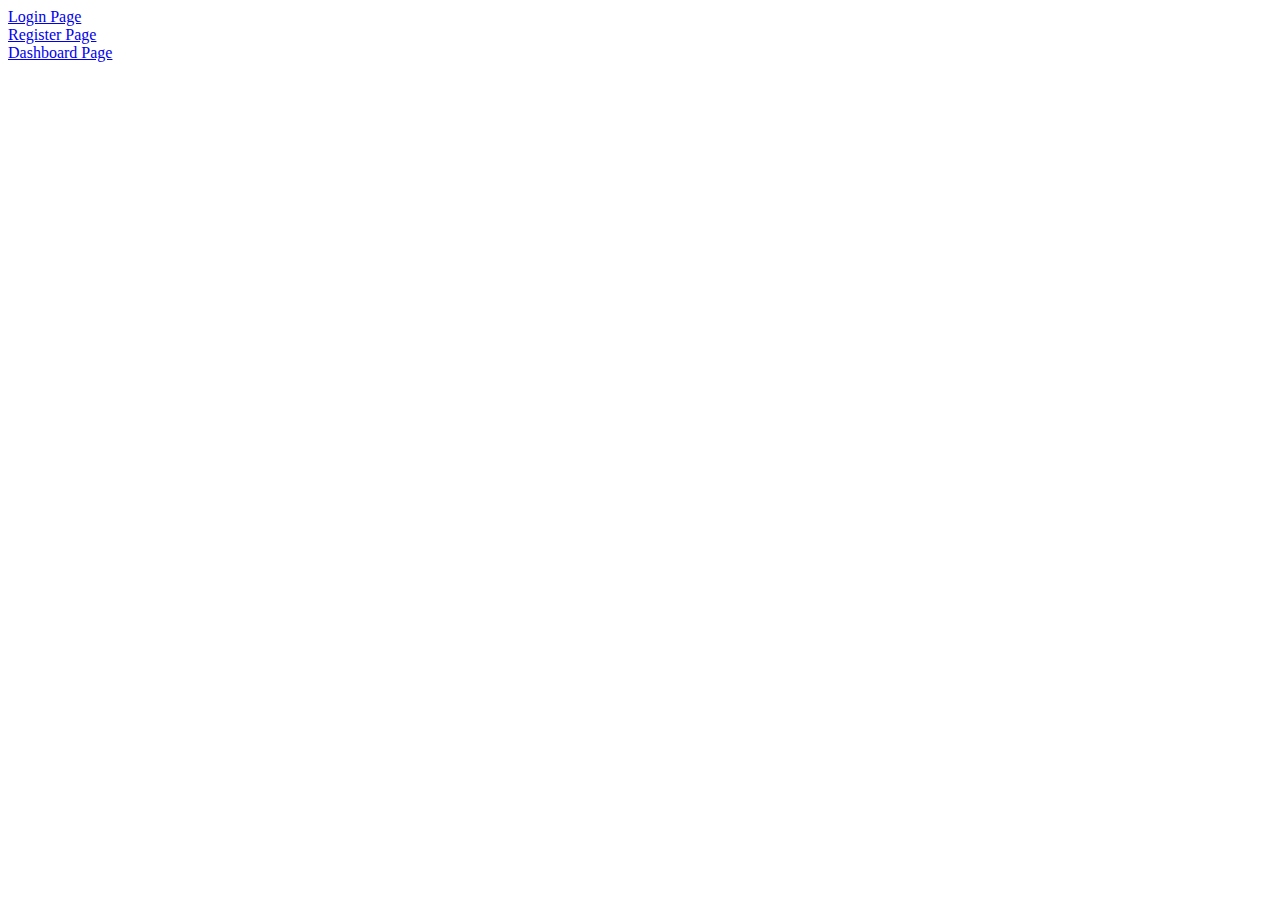
<file: index.html>
<!DOCTYPE html>
<html lang="en">
<head>
    <meta charset="UTF-8">
    <meta http-equiv="X-UA-Compatible" content="IE=edge">
    <meta name="viewport" content="width=device-width, initial-scale=1.0">
    <title>Document</title>
</head>
<body>
    <a href="login.html">Login Page</a>
    <br>
    <a href="register.html">Register Page</a>
    <br>
    <a href="dashboard.html">Dashboard Page</a>
    
</body>
</html>
</file>
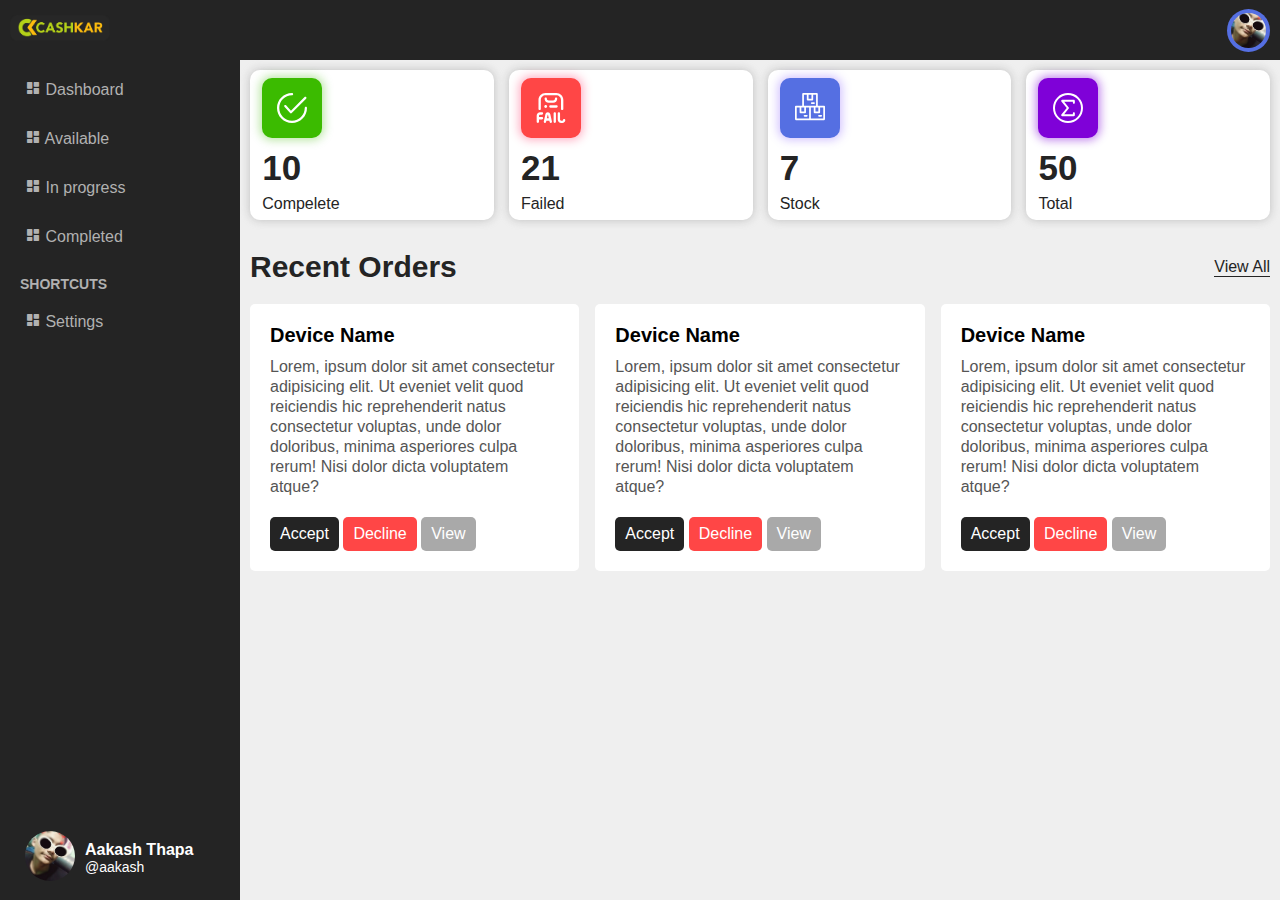
<file: dashboard.html>
<!DOCTYPE html>
<html lang="en">

<head>
    <meta charset="UTF-8">
    <meta http-equiv="X-UA-Compatible" content="IE=edge">
    <meta name="viewport" content="width=device-width, initial-scale=1.0">
    <title>Cashkar dashboard</title>
    <link rel="stylesheet" href="./src/css/main.css">
    <link rel="stylesheet" href="https://cdnjs.cloudflare.com/ajax/libs/font-awesome/5.15.3/css/all.min.css"
        integrity="sha512-iBBXm8fW90+nuLcSKlbmrPcLa0OT92xO1BIsZ+ywDWZCvqsWgccV3gFoRBv0z+8dLJgyAHIhR35VZc2oM/gI1w=="
        crossorigin="anonymous" referrerpolicy="no-referrer" />
    <link href='https://unpkg.com/boxicons@2.0.9/css/boxicons.min.css' rel='stylesheet'>
    <!-- Jquery -->
    <script src="https://code.jquery.com/jquery-3.6.0.min.js"
        integrity="sha256-/xUj+3OJU5yExlq6GSYGSHk7tPXikynS7ogEvDej/m4=" crossorigin="anonymous"></script>
    </body>
    <nav id="dashboard_nav">
        <div class="wrapper">
            <div class="nav-box first">
                <div class="hamburger-menu">
                    <div></div>
                    <div></div>
                    <div></div>
                </div>
                <div class="logo">
                    <img src="./src/img/logo.png" alt="">
                </div>
            </div>
            <div class="nav_items second">
                <div class="profile-info">
                    <div class="profile-img">
                        <img src="./src/img/152566011_1064560074027554_4585919329927172547_n.jpg" alt="">
                    </div>
                </div>
                <div class="nav-drop">
                    <ul class="wrapper">
                        <li><a href="#">Settings</a></li>

                        <li><a href="#">Logout <span><i class='bx bx-log-out'></i></span></a></li>
                    </ul>
                </div>

            </div>
        </div>

    </nav>
    <div class="side_nav">
        <div class="nav_menu">
            <div class="nav_items">
                <ul class="top_nav">
                    <li><a href="#"> <span class="icon"><i class='bx bxs-dashboard'></i></span> Dashboard</a></li>
                    <li><a href="./dashboardComponents/available.html"> <span class="icon"><i
                                    class='bx bxs-dashboard'></i></span> Available</a></li>
                    <li><a href="./dashboardComponents/inProgress.html"> <span class="icon"><i
                                    class='bx bxs-dashboard'></i></span> In progress</a></li>
                    <li><a href="./dashboardComponents/completed.html"> <span class="icon"><i
                                    class='bx bxs-dashboard'></i></span> Completed</a></li>


                </ul>
                <h2>Shortcuts</h2>
                <ul class="middle_nav">
                    <li><a href="./dashboardComponents/profileSetting.html"> <span class="icon"><i
                                    class='bx bxs-dashboard'></i></span> Settings</a></li>

                </ul>
            </div>
        </div>
        <div class="user_profile">

            <div class="user_img">
                <img src="./src/img/152566011_1064560074027554_4585919329927172547_n.jpg" alt="">
            </div>
            <div class="user_content">
                <h2>Aakash Thapa</h2>
                <p>@aakash</p>
            </div>
        </div>
    </div>
    <div class="main_container">
        <div class="user-dashboard-info">
            <div class="card card1">
                <div class="container">
                    <div class="card-icon">
                        <img src="./src/img/icons/checked.svg" alt="">
                    </div>
                    <div class="card-content">
                        <h2>10</h2>
                        <p>Compelete</p>
                    </div>
                </div>
            </div>
            <div class="card card2">
                <div class="container">
                    <div class="card-icon">
                        <img src="./src/img/icons/fail.svg" alt="">
                    </div>
                    <div class="card-content">
                        <h2>21</h2>
                        <p>Failed</p>
                    </div>
                </div>
            </div>
            <div class="card card3">
                <div class="container">
                    <div class="card-icon">
                        <img src="./src/img/icons/stock.svg" alt="">
                    </div>
                    <div class="card-content">
                        <h2>7</h2>
                        <p>Stock</p>
                    </div>
                </div>
            </div>
            <div class="card card4">
                <div class="container">
                    <div class="card-icon">
                        <img src="./src/img/icons/the-sum-of.svg" alt="">
                    </div>
                    <div class="card-content">
                        <h2>50</h2>
                        <p>Total</p>
                    </div>
                </div>
            </div>

        </div>
        <div class="recentOrders">
            <div class="header">
                <h2>Recent Orders</h2>
                <a href="#">View All</a>

            </div>
            <div class="content">
                <!-- Card 1 -->
                <div class="card">
                    <div class="device-title">
                        <h2>Device Name</h2>
                    </div>
                    <div class="device-body">
                        <p class="main-dis">Lorem, ipsum dolor sit amet consectetur adipisicing elit. Ut eveniet velit
                            quod reiciendis hic reprehenderit natus consectetur voluptas, unde dolor doloribus, minima
                            asperiores culpa rerum! Nisi dolor dicta voluptatem atque?</p>

                    </div>
                    <div class="bottom">
                        <button class="accept">Accept</button>
                        <button class="decline">Decline</button>
                        <button class="View">View</button>

                    </div>

                </div>
                <!-- Card 1 -->
                <div class="card">
                    <div class="device-title">
                        <h2>Device Name</h2>
                    </div>
                    <div class="device-body">
                        <p class="main-dis">Lorem, ipsum dolor sit amet consectetur adipisicing elit. Ut eveniet velit
                            quod reiciendis hic reprehenderit natus consectetur voluptas, unde dolor doloribus, minima
                            asperiores culpa rerum! Nisi dolor dicta voluptatem atque?</p>

                    </div>
                    <div class="bottom">
                        <button class="accept">Accept</button>
                        <button class="decline">Decline</button>
                        <button class="View">View</button>

                    </div>

                </div>
                <!-- Card 1 -->
                <div class="card">
                    <div class="device-title">
                        <h2>Device Name</h2>
                    </div>
                    <div class="device-body">
                        <p class="main-dis">Lorem, ipsum dolor sit amet consectetur adipisicing elit. Ut eveniet velit
                            quod reiciendis hic reprehenderit natus consectetur voluptas, unde dolor doloribus, minima
                            asperiores culpa rerum! Nisi dolor dicta voluptatem atque?</p>

                    </div>
                    <div class="bottom">
                        <button class="accept">Accept</button>
                        <button class="decline">Decline</button>
                        <button class="View">View</button>

                    </div>

                </div>
            </div>

        </div>
    </div>
    <div class="orderDeclineView">
        <div class="container">
            <div class="title">
                <h2>Are you sure, you want to Decline the Order?</h2>
            </div>
            <div class="buttons">
                <a href="#" class="confirmBtn">Confirm</a>
                <a href="#" class="cancleBtn">Cancle</a>

            </div>
        </div>
    </div>
    <script src="src/js/dashboard.js"></script>

    </body>

</html>
</file>
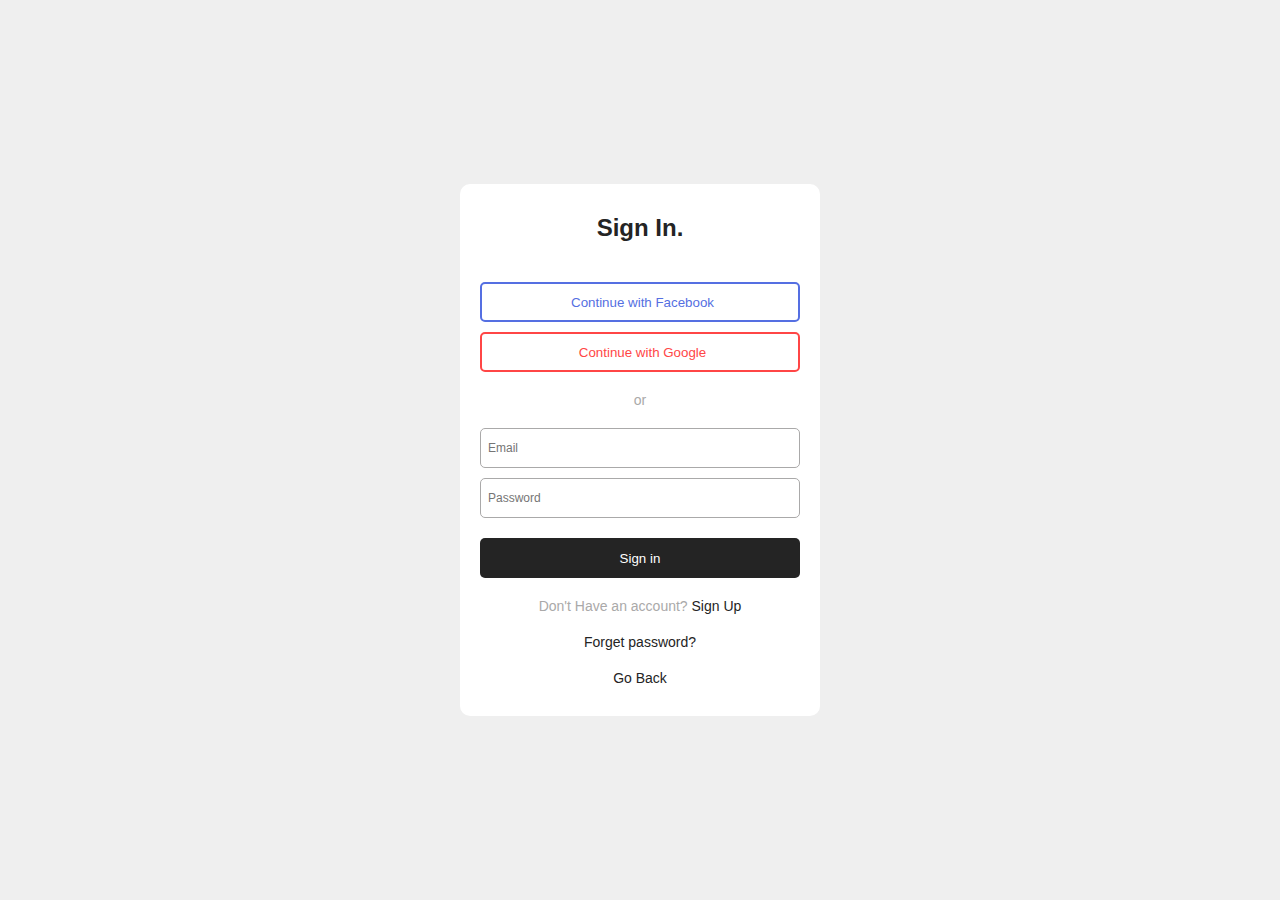
<file: login.html>
<!DOCTYPE html>
<html lang="en">
<head>
    <meta charset="UTF-8">
    <meta http-equiv="X-UA-Compatible" content="IE=edge">
    <meta name="viewport" content="width=device-width, initial-scale=1.0">
    <title>Login | CashKar</title>
    <link rel="stylesheet" href="src/css/main.css">
    <!-- FOnt Awesome -->
    <link rel="stylesheet" href="https://cdnjs.cloudflare.com/ajax/libs/font-awesome/5.15.3/css/all.min.css" integrity="sha512-iBBXm8fW90+nuLcSKlbmrPcLa0OT92xO1BIsZ+ywDWZCvqsWgccV3gFoRBv0z+8dLJgyAHIhR35VZc2oM/gI1w==" crossorigin="anonymous" referrerpolicy="no-referrer" />
</head>
<body>
    <div class="login_form">
        <div class="login_form_container">
            <div class="login_form_title">
                <h2>Sign In.</h2>
            </div>
            <div class="login_option_button">
                <button class="btn1 facebook"><i class="fab fa-facebook-f"></i>Continue with Facebook</button>
                <button class="btn2 google"><i class="fab fa-google"></i>Continue with Google</button>
            </div>
            <p>or</p>
            <div class="actual_form">
                <form action="." method="POST">
                    <div class="form_control">
                        <input type="email" name="email" id="email" placeholder="Email">
                    </div>
                    <div class="form_control last">
                        <input type="password" name="password" id="password" placeholder="Password">
                    </div>
                    <button class="login_sbt_btn" type="submit">Sign in</button>
                </form>
            </div>
            <div class="more_info">
                <p>Don't Have an account? <a href=""> Sign Up</a></p>
                <a href="#">Forget password?</a>
                <a href="#">Go Back</a>
            </div>
        </div>
        
    </div>
</body>
</html>
</file>
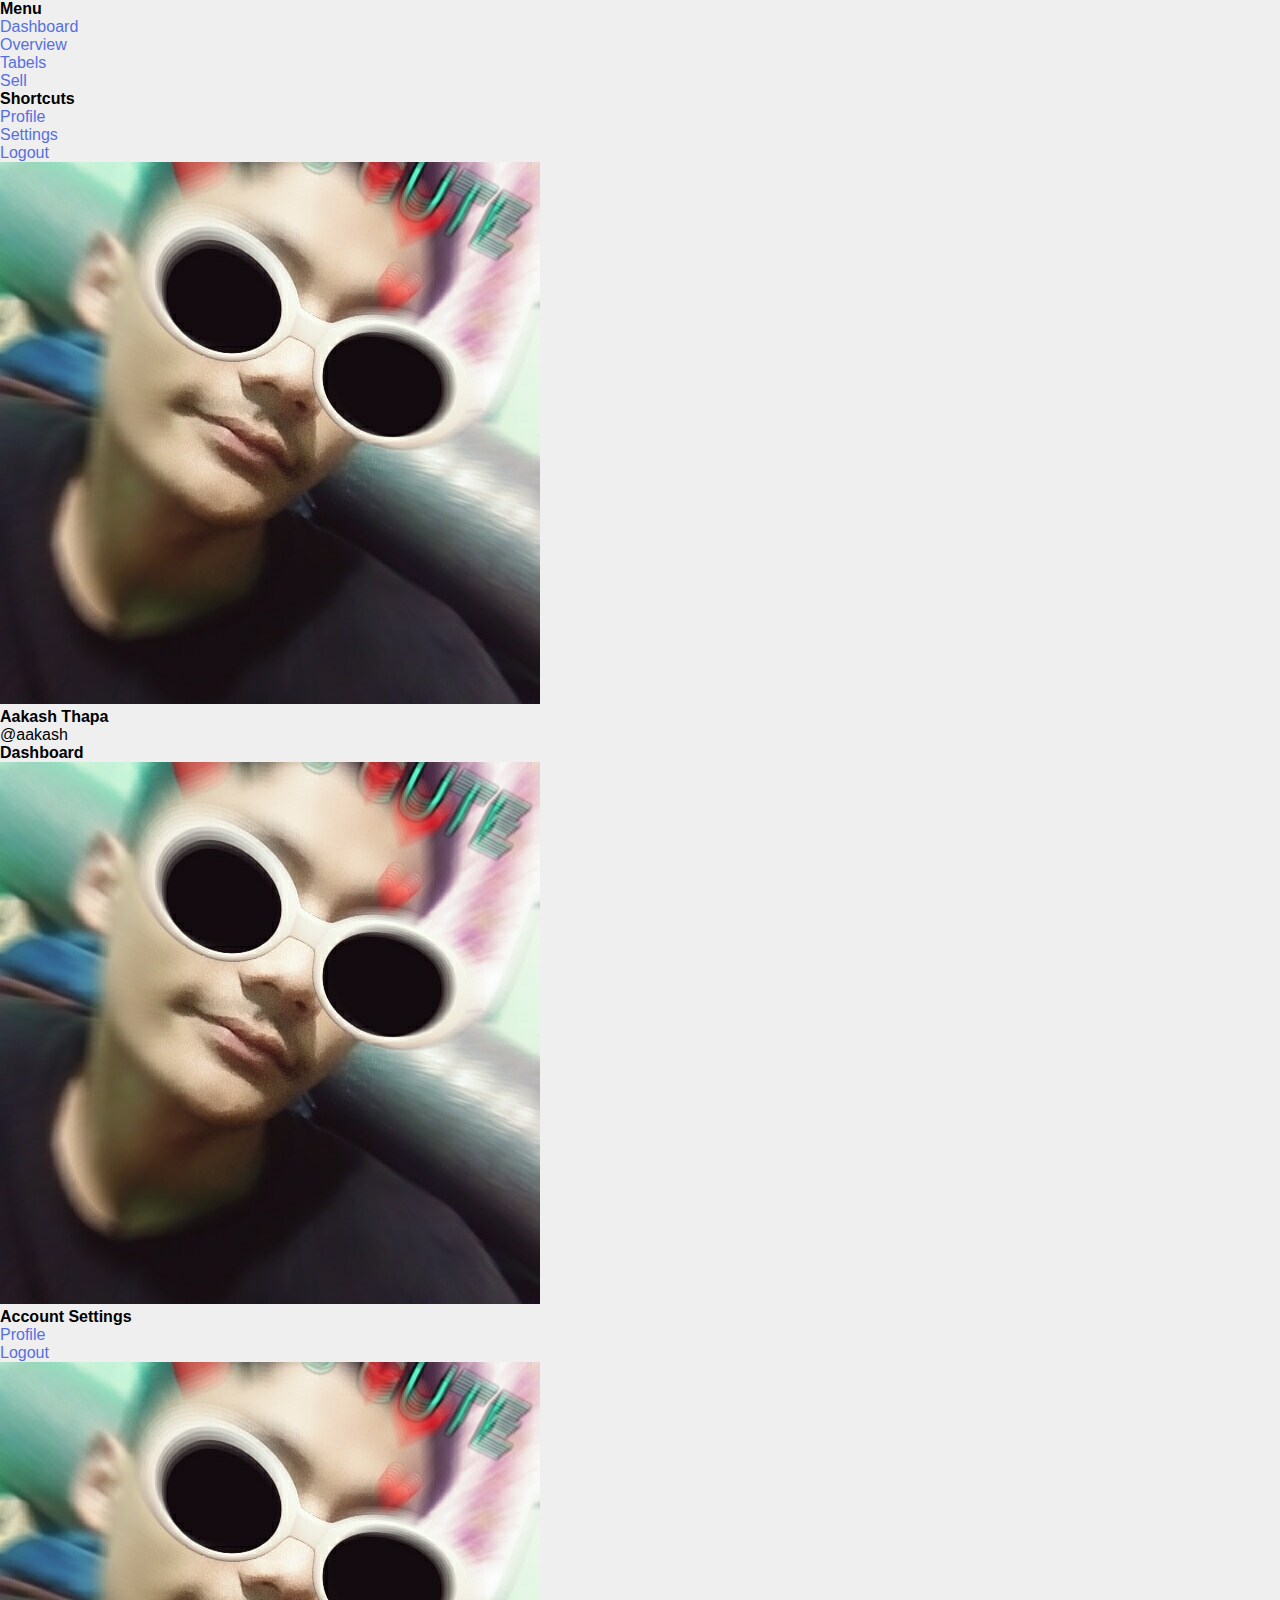
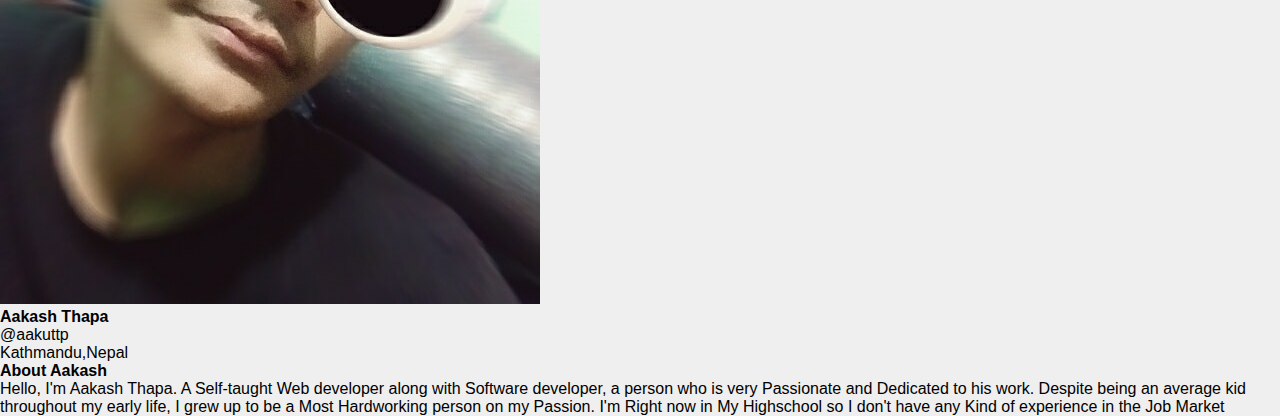
<file: profile.html>
<!DOCTYPE html>
<html lang="en">

<head>
    <meta charset="UTF-8">
    <meta http-equiv="X-UA-Compatible" content="IE=edge">
    <meta name="viewport" content="width=device-width, initial-scale=1.0">
    <title>Document</title>
    <link rel="stylesheet" href="./src/css/main.css">
    <link rel="stylesheet" href="https://cdnjs.cloudflare.com/ajax/libs/font-awesome/5.15.3/css/all.min.css"
        integrity="sha512-iBBXm8fW90+nuLcSKlbmrPcLa0OT92xO1BIsZ+ywDWZCvqsWgccV3gFoRBv0z+8dLJgyAHIhR35VZc2oM/gI1w=="
        crossorigin="anonymous" referrerpolicy="no-referrer" />
    <!-- Jquery -->
    <script src="https://code.jquery.com/jquery-3.6.0.min.js"
        integrity="sha256-/xUj+3OJU5yExlq6GSYGSHk7tPXikynS7ogEvDej/m4=" crossorigin="anonymous"></script>
</head>

<body>
    <div class="container">
        <nav class="dashboard_nav">
            <div class="dashboard_nav_header">
                <div class="logo">

                </div>
            </div>
            <div class="nav_items ">
                <div class="nav_links first">
                    <div class="title">
                        <h2>Menu</h2>
                    </div>
                    <ul>
                        <li><a href="#">Dashboard</a></li>
                        <li><a href="#">Overview</a></li>
                        <li><a href="#">Tabels</a></li>
                        <li><a href="#">Sell</a></li>
                    </ul>
                </div>
                <div class="nav_links center">
                    <div class="title">
                        <h2>Shortcuts</h2>
                    </div>
                    <ul>
                        <li><a href="#">Profile</a></li>
                        <li><a href="#">Settings</a></li>
                        <li><a href="#">Logout</a></li>

                    </ul>
                </div>
            </div>
            <div class="current_account">

                <div class="user_info">
                    <div class="wrapper">
                        <div class="user_img">
                            <img src="./src/img/152566011_1064560074027554_4585919329927172547_n.jpg" alt="">
                        </div>
                        <div class="user_content">
                            <h2>Aakash Thapa</h2>
                            <p>@aakash</p>
                        </div>
                    </div>
                </div>
            </div>
        </nav>
        <div class="main_content">
            <nav class="top_nav">
                <div class="wrapper">
                    <div class="nav_items first">
                        <div class="ham_burger_menu">
                            <div></div>
                            <div></div>
                            <div></div>

                        </div>
                        <div class="title">
                            <h2>Dashboard</h2>
                        </div>
                    </div>
                    <div class="user_content">
                        <div class="user_info">

                            <div class="user_img">
                                <img src="./src/img/152566011_1064560074027554_4585919329927172547_n.jpg" alt="">
                            </div>
                            <span><i class="fas fa-sort-down"></i></span>
                        </div>
                        <div class="profile_drop_down">
                            <div class="container">
                                <h2>Account Settings</h2>
                                <ul>
                                    <li><a href="#">Profile</a></li>
                                    <li><a href="#">Logout</a></li>

                                </ul>
                            </div>
                        </div>
                    </div>
                </div>
            </nav>

            <div class="profile_section">
                <div class="main_profile_part profile_part">
                    <div class="user_info">
                        <div class="profile_coverImg">

                        </div>
                        <div class="user_basic_info">
                            <div class="user_profile_img">
                                <img src="./src/img/152566011_1064560074027554_4585919329927172547_n.jpg" alt="">
                            </div>
                            <div class="user_content">
                                <h2>Aakash Thapa</h2>
                                <p class="username">@aakuttp</p>
                                <!-- <p class="rating">4+ Rating</p> -->
                                <p>Kathmandu,Nepal</p>
                            </div>
                        </div>
                    </div>
                    <div class="profile_description">
                        <div class="profile_container">
                            <h2>About Aakash</h2>
                            <p>Hello, I'm Aakash Thapa. A Self-taught Web developer along with Software developer, a person who is very Passionate and Dedicated to his work. Despite being an average kid throughout my early life, I grew up to be a Most Hardworking person on my Passion. I'm Right now in My Highschool so I don't have any Kind of experience in the Job Market</p>
                        </div>
                    </div>
                    
                </div>
                <div class="sub_profile_part profile_part">

                </div>
            </div>
        </div>
    </div>
    <script src="./src/js/dashboard.js"></script>
</body>

</html>
</file>
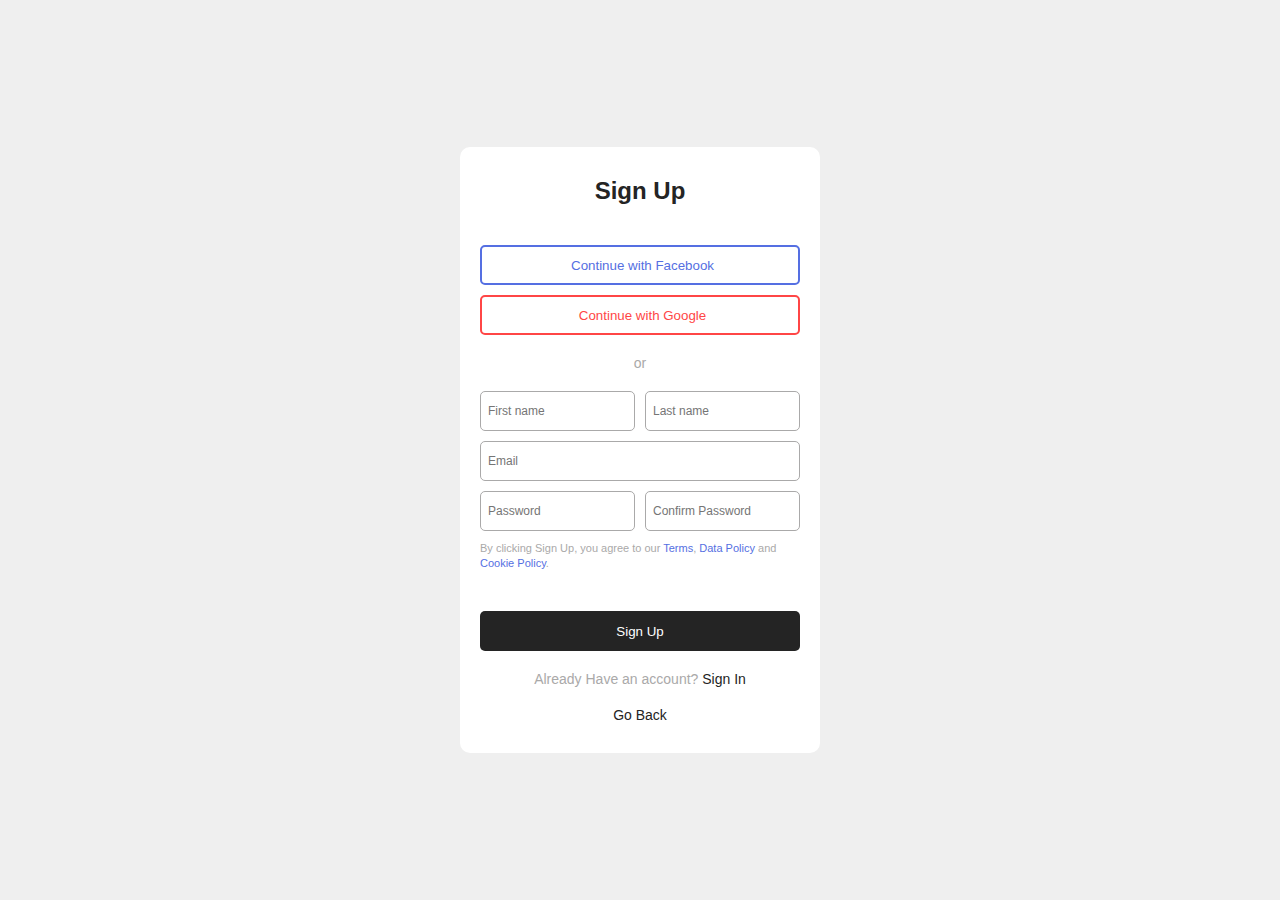
<file: register.html>
<!DOCTYPE html>
<html lang="en">
<head>
    <meta charset="UTF-8">
    <meta http-equiv="X-UA-Compatible" content="IE=edge">
    <meta name="viewport" content="width=device-width, initial-scale=1.0">
    <title>Sign Up</title>
    <link rel="stylesheet" href="src/css/main.css">
    <script src="https://code.jquery.com/jquery-3.6.0.min.js" integrity="sha256-/xUj+3OJU5yExlq6GSYGSHk7tPXikynS7ogEvDej/m4=" crossorigin="anonymous"></script>
    <link rel="stylesheet" href="https://cdnjs.cloudflare.com/ajax/libs/font-awesome/5.15.3/css/all.min.css" integrity="sha512-iBBXm8fW90+nuLcSKlbmrPcLa0OT92xO1BIsZ+ywDWZCvqsWgccV3gFoRBv0z+8dLJgyAHIhR35VZc2oM/gI1w==" crossorigin="anonymous" referrerpolicy="no-referrer" />
</head>
<body>
    <div class="register_form">
        <div class="register_form_container">
            <div class="register_form_title">
                <h2>Sign Up</h2>
            </div>
            <div class="signup_option">
                <button class="btn1 facebook"><i class="fab fa-facebook-f"></i>Continue with Facebook</button>
                <button class="btn2 google"><i class="fab fa-google"></i>Continue with Google</button>
            </div>
            <p>or</p>
            <div class="actual_form">
                <form action="." method="POST">
                    <div class="form_control double">
                        <input type="text" name="first_name" id="first_name" placeholder="First name">
                        <input type="text" name="last_name" id="last_name" class="last" placeholder="Last name">
                    </div>
                    <div class="form_control">
                        <input type="email" name="email" id="email" placeholder="Email">
                    </div>
                    <div class="form_control double ">
                        <input type="password" name="password1" id="password1" placeholder="Password">
                        <input type="password" name="password2" id="password2" class="last" placeholder="Confirm Password">

                    </div>
                    <div class="form_control last_control agree_on_terms">
                        <!-- <input type="checkbox" name="terms_and_agreement" id="terms_and_agreement">
                        <label for="terms_and_agreement">Accept our Terms and Agreement</label> -->
                        <p>By clicking Sign Up, you agree to our <a href="#">Terms</a>, <a href="#">Data Policy</a> and <a href="#">Cookie Policy</a>.</p>
                    </div>
                    <button class="signup_sbt_btn" type="submit">Sign Up</button>
                </form>
            </div>
            <div class="more_info">
                <p>Already Have an account? <a href=""> Sign In</a></p>
                <a href="#">Go Back</a>
            </div>
        </div>
    </div>
</body>
</html>
</file>
<file: src/css/main.css>
* {
  margin: 0;
  padding: 0;
  box-sizing: border-box;
  font-family: "ubuntu", sans-serif;
}

body {
  background-color: #efefef;
}

h1, h2, h3, h4, h5, h, p {
  font-size: 16px;
}

ul {
  width: auto;
  height: auto;
}

ul li {
  list-style: none;
}

ol {
  width: auto;
  height: auto;
}

ol li {
  list-style: none;
}

a {
  text-decoration: none;
  color: #556fe2;
}

.card {
  width: 100%;
  height: auto;
  background-color: #fff;
  border-radius: 5px;
  padding: 20px;
}

.card .device-title {
  margin-bottom: 10px;
}

.card .device-title h2 {
  font-size: 20px;
}

.card .device-body {
  margin-bottom: 20px;
}

.card .device-body p.main-dis {
  font-size: 16px;
  color: #555;
  margin-bottom: 10px;
  line-height: 20px;
}

.card .device-body p {
  margin-bottom: 7px;
  font-size: 16px;
}

.card .bottom button {
  padding: 8px 10px;
  border: none;
  color: #fff;
  cursor: pointer;
  font-size: 16px;
  border-radius: 5px;
}

.card .bottom .accept {
  background-color: #242424;
}

.card .bottom .decline {
  background-color: #ff4646;
}

.card .bottom .View {
  background-color: darkgray;
}

.login_form {
  position: absolute;
  top: 50%;
  left: 50%;
  transform: translate(-50%, -50%);
  text-align: center;
  width: 360px;
  height: auto;
  background: #fff;
  border-radius: 10px;
  display: flex;
  justify-content: center;
  align-items: center;
  flex-direction: row;
}

.login_form .login_form_container {
  width: 320px;
  margin: 30px 0;
}

.login_form .login_form_container .login_form_title {
  width: auto;
  height: auto;
  margin-bottom: 40px;
}

.login_form .login_form_container .login_form_title h2 {
  font-size: 24px;
  color: #242424;
}

.login_form .login_form_container .login_option_button {
  margin-bottom: 20px;
}

.login_form .login_form_container .login_option_button button {
  display: block;
  width: 100%;
  height: 40px;
  margin-bottom: 10px;
  background: transparent;
  outline: none;
  border: 2px solid #aaa9a9;
  border-radius: 5px;
  cursor: pointer;
  transition: 0.5s ease;
}

.login_form .login_form_container .login_option_button button .fab {
  margin-right: 5px;
}

.login_form .login_form_container .login_option_button button.facebook {
  border: 2px solid #556fe2;
  color: #556fe2;
}

.login_form .login_form_container .login_option_button button.facebook:hover {
  background: #556fe2;
  color: #fff;
}

.login_form .login_form_container .login_option_button button.google {
  border: 2px solid #ff4646;
  color: #ff4646;
}

.login_form .login_form_container .login_option_button button.google:hover {
  background: #ff4646;
  color: #fff;
}

.login_form .login_form_container .login_option_button button:last-child() {
  margin-bottom: 0;
}

.login_form .login_form_container p {
  font-size: 14px;
  color: #aaa9a9;
  margin-bottom: 20px;
}

.login_form .login_form_container .actual_form {
  margin-bottom: 20px;
}

.login_form .login_form_container .actual_form form .form_control {
  width: 100%;
  margin-bottom: 10px;
  height: auto;
}

.login_form .login_form_container .actual_form form .form_control input {
  width: 100%;
  height: 40px;
  padding: 8px 7px;
  border-radius: 5px;
  outline: none;
  font-size: 12px;
  color: #242424;
  border: 1px solid #aaa9a9;
}

.login_form .login_form_container .actual_form form .form_control.last {
  margin-bottom: 20px;
}

.login_form .login_form_container .actual_form form .login_sbt_btn {
  width: 100%;
  height: 40px;
  border: none;
  background: #242424;
  color: #fff;
  border-radius: 5px;
  cursor: pointer;
}

.login_form .login_form_container .more_info {
  width: auto;
  height: auto;
  font-size: 14px;
}

.login_form .login_form_container .more_info p a {
  color: #242424;
  display: inline;
}

.login_form .login_form_container .more_info a {
  display: block;
  color: #242424;
  margin-bottom: 20px;
}

.login_form .login_form_container .more_info a:last-child {
  margin-bottom: 0;
}

@media only screen and (max-width: 380px) {
  .login_form {
    width: 90%;
  }
  .login_form .login_form_container {
    width: 90%;
  }
}

.register_form {
  position: absolute;
  top: 50%;
  left: 50%;
  transform: translate(-50%, -50%);
  text-align: center;
  width: 360px;
  height: auto;
  background: #fff;
  border-radius: 10px;
  display: flex;
  justify-content: center;
  align-items: center;
  flex-direction: row;
}

.register_form_container {
  width: 320px;
  margin: 30px 0;
}

.register_form_container .register_form_title {
  width: auto;
  height: auto;
  margin-bottom: 40px;
}

.register_form_container .register_form_title h2 {
  font-size: 24px;
  color: #242424;
}

.register_form_container .signup_option {
  margin-bottom: 20px;
}

.register_form_container .signup_option button {
  display: block;
  width: 100%;
  height: 40px;
  margin-bottom: 10px;
  background: transparent;
  outline: none;
  border: 2px solid #aaa9a9;
  border-radius: 5px;
  cursor: pointer;
  transition: 0.5s ease;
}

.register_form_container .signup_option button .fab {
  margin-right: 5px;
}

.register_form_container .signup_option button.facebook {
  border: 2px solid #556fe2;
  color: #556fe2;
}

.register_form_container .signup_option button.facebook:hover {
  background: #556fe2;
  color: #fff;
}

.register_form_container .signup_option button.google {
  border: 2px solid #ff4646;
  color: #ff4646;
}

.register_form_container .signup_option button.google:hover {
  background: #ff4646;
  color: #fff;
}

.register_form_container .signup_option button:last-child() {
  margin-bottom: 0;
}

.register_form_container p {
  font-size: 14px;
  color: #aaa9a9;
  margin-bottom: 20px;
}

.register_form_container .actual_form {
  margin-bottom: 20px;
}

.register_form_container .actual_form form .form_control {
  width: 100%;
  margin-bottom: 10px;
  height: auto;
}

.register_form_container .actual_form form .form_control input {
  width: 100%;
  height: 40px;
  padding: 8px 7px;
  border-radius: 5px;
  outline: none;
  font-size: 12px;
  color: #242424;
  border: 1px solid #aaa9a9;
}

.register_form_container .actual_form form .form_control input[type="checkbox"] {
  width: 15px;
}

.register_form_container .actual_form form .form_control.last {
  margin-bottom: 20px;
}

.register_form_container .actual_form form .form_control.double {
  display: flex;
  justify-content: space-between;
}

.register_form_container .actual_form form .form_control.double input {
  margin-right: 10px;
}

.register_form_container .actual_form form .form_control.double .last {
  margin-right: 0;
}

@media only screen and (max-width: 300px) {
  .register_form_container .actual_form form .form_control.double {
    flex-direction: column;
  }
  .register_form_container .actual_form form .form_control.double input {
    margin-right: 0;
    margin-bottom: 10px;
  }
  .register_form_container .actual_form form .form_control.double input:nth-child(2) {
    margin: 0;
  }
}

.register_form_container .actual_form form .last_control {
  margin-bottom: 20px;
  display: flex;
  align-items: center;
}

.register_form_container .actual_form form .last_control input {
  margin-right: 10px;
}

.register_form_container .actual_form form .last_control label {
  font-size: 12px;
  color: #696969;
}

.register_form_container .actual_form form .last_control p {
  text-align: start;
  font-size: 11px;
  line-height: 15px;
}

.register_form_container .actual_form form .signup_sbt_btn {
  width: 100%;
  height: 40px;
  border: none;
  background: #242424;
  color: #fff;
  border-radius: 5px;
  cursor: pointer;
}

.register_form_container .more_info {
  width: auto;
  height: auto;
  font-size: 14px;
}

.register_form_container .more_info p a {
  color: #242424;
  display: inline;
}

.register_form_container .more_info a {
  display: block;
  color: #242424;
  margin-bottom: 20px;
}

.register_form_container .more_info a:last-child {
  margin-bottom: 0;
}

@media only screen and (max-width: 380px) {
  .register_form {
    width: 90%;
  }
  .register_form_container {
    width: 90%;
  }
}

.main_container {
  position: absolute;
  left: 240px;
  top: 60px;
  width: calc(100% - 240px);
  height: auto;
  padding: 10px;
}

.main_container .user-dashboard-info {
  width: 100%;
  height: 150px;
  display: grid;
  grid-template-columns: repeat(4, 1fr);
  grid-template-rows: 1fr;
  grid-gap: 15px;
  margin-bottom: 30px;
}

.main_container .user-dashboard-info .card {
  width: 100%;
  height: 100%;
  background: #fff;
  box-shadow: 0px 0px 10px rgba(140, 140, 140, 0.487);
  border-radius: 10px;
  display: flex;
  justify-content: center;
  align-items: center;
  flex-direction: row;
  padding: 0px;
}

.main_container .user-dashboard-info .card .container {
  width: 90%;
  height: 90%;
  display: flex;
  flex-direction: column;
  justify-content: space-between;
}

.main_container .user-dashboard-info .card .container .card-icon {
  width: 60px;
  height: 60px;
  box-shadow: 0px 0px 10px 2px rgba(62, 184, 5, 0.371);
  background-color: #3bbb00;
  display: flex;
  justify-content: center;
  align-items: center;
  flex-direction: row;
  border-radius: 10px;
}

.main_container .user-dashboard-info .card .container .card-icon img {
  width: 30px;
  height: 30px;
}

.main_container .user-dashboard-info .card .container .card-content {
  color: #242424;
}

.main_container .user-dashboard-info .card .container .card-content h2 {
  font-size: 35px;
  margin-bottom: 7px;
}

@media only screen and (max-width: 400px) {
  .main_container .user-dashboard-info .card .container {
    flex-direction: row;
    align-items: center;
    justify-content: initial;
  }
  .main_container .user-dashboard-info .card .container .card-icon {
    margin-right: 20px;
  }
}

.main_container .user-dashboard-info .card.card2 .container .card-icon {
  background-color: #ff4646;
  box-shadow: 0px 0px 10px 2px rgba(255, 37, 95, 0.371);
}

.main_container .user-dashboard-info .card.card3 .container .card-icon {
  background-color: #556fe2;
  box-shadow: 0px 0px 10px 2px rgba(135, 91, 255, 0.371);
}

.main_container .user-dashboard-info .card.card4 .container .card-icon {
  background-color: #7f01d8;
  box-shadow: 0px 0px 10px 2px rgba(126, 1, 216, 0.494);
}

@media only screen and (max-width: 900px) {
  .main_container {
    left: 0;
    width: 100%;
  }
}

@media only screen and (max-width: 700px) {
  .main_container .user-dashboard-info {
    height: 400px;
    grid-template-columns: repeat(2, 1fr);
    grid-template-rows: repeat(2, 1fr);
  }
}

@media only screen and (max-width: 400px) {
  .main_container .user-dashboard-info {
    height: 500px;
    grid-template-columns: 1fr;
    grid-template-rows: repeat(4, 1fr);
  }
}

.main_container .recentOrders {
  width: 100%;
}

.main_container .recentOrders .header {
  margin-bottom: 20px;
  width: 100%;
  display: flex;
  justify-content: space-between;
  align-items: center;
}

.main_container .recentOrders .header h2 {
  font-size: 30px;
  color: #242424;
}

.main_container .recentOrders .header a {
  color: #242424;
  font-size: 16px;
  border-bottom: 1px solid #242424;
}

.main_container .recentOrders .content {
  width: 100%;
  height: auto;
  display: grid;
  grid-template-columns: repeat(3, 1fr);
  grid-template-rows: 1fr 1fr;
  grid-gap: 1rem;
}

@media only screen and (min-width: 1350px) {
  .main_container .recentOrders .content {
    grid-template-columns: repeat(4, 1fr);
  }
}

@media only screen and (max-width: 1000px) {
  .main_container .recentOrders .content {
    grid-template-columns: repeat(2, 1fr);
    grid-template-rows: repeat(3, 1fr);
  }
}

@media only screen and (max-width: 550px) {
  .main_container .recentOrders .content {
    grid-template-columns: repeat(1, 1fr);
    grid-template-rows: repeat(6, 1fr);
  }
}

.orderDeclineView {
  width: 100%;
  height: 100vh;
  position: fixed;
  top: 0;
  left: 0;
  background-color: rgba(255, 255, 255, 0.295);
  z-index: 11;
  display: flex;
  justify-content: center;
  align-items: center;
  flex-direction: row;
  display: none;
}

.orderDeclineView .container {
  width: 400px;
  height: auto;
  background-color: #fff;
  border-radius: 5px;
  box-shadow: 0px 0px 10px rgba(0, 0, 0, 0.261);
  padding: 10px;
}

.orderDeclineView .container .title {
  margin-bottom: 20px;
}

.orderDeclineView .container .title h2 {
  font-size: 20px;
  color: #242424;
  line-height: 30px;
}

.orderDeclineView .container .buttons {
  margin-bottom: 5px;
}

.orderDeclineView .container .buttons a {
  padding: 7px 12px;
  border-radius: 5px;
}

.orderDeclineView .container .buttons .confirmBtn {
  background-color: #ff4646;
  color: #fff;
  margin-right: 10px;
}

.orderDeclineView .container .buttons .cancleBtn {
  background-color: gray;
  color: #fff;
}

@media only screen and (max-width: 500px) {
  .orderDeclineView .container {
    width: 90%;
  }
}

.orderDeclineView.orderActive {
  display: flex;
}

#dashboard_nav {
  width: 100%;
  height: 60px;
  background-color: #242424;
  position: fixed;
  z-index: 10;
}

#dashboard_nav .wrapper {
  position: relative;
  width: calc(100% - 20px);
  margin: 0 auto;
  height: 100%;
  display: flex;
  justify-content: space-between;
  align-items: center;
  flex-direction: row;
}

#dashboard_nav .wrapper .nav-box {
  width: auto;
  height: auto;
  display: flex;
  justify-content: center;
  align-items: center;
  flex-direction: row;
}

#dashboard_nav .wrapper .nav-box .hamburger-menu {
  width: auto;
  height: auto;
  margin-right: 20px;
  cursor: pointer;
  display: none;
}

#dashboard_nav .wrapper .nav-box .hamburger-menu div {
  width: 25px;
  height: 2px;
  background-color: #fff;
  margin-bottom: 4px;
}

#dashboard_nav .wrapper .nav-box .hamburger-menu div:last-child {
  margin-bottom: 0px;
  width: calc(25px / 2);
}

@media only screen and (max-width: 900px) {
  #dashboard_nav .wrapper .nav-box .hamburger-menu {
    display: block;
  }
}

#dashboard_nav .wrapper .nav-box .logo img {
  width: 100px;
}

#dashboard_nav .wrapper .second {
  width: auto;
  height: auto;
}

#dashboard_nav .wrapper .second .profile-info {
  width: 43px;
  height: 43px;
  border-radius: 50%;
  display: flex;
  justify-content: center;
  align-items: center;
  flex-direction: row;
  background-color: #556fe2;
  cursor: pointer;
}

#dashboard_nav .wrapper .second .profile-info .profile-img {
  width: 35px;
  height: 35px;
  overflow: hidden;
  border-radius: 50%;
  display: flex;
  justify-content: center;
  align-items: center;
  flex-direction: row;
}

#dashboard_nav .wrapper .second .profile-info .profile-img img {
  width: 45px;
}

#dashboard_nav .wrapper .second .nav-drop {
  display: none;
  position: absolute;
  width: 150px;
  height: auto;
  right: 0px;
  top: 65px;
  border: 1px solid #333333;
  border-radius: 5px;
  z-index: 3;
}

#dashboard_nav .wrapper .second .nav-drop ul {
  margin: 10px auto;
  display: flex;
  flex-direction: column;
  align-items: flex-start;
  width: 130px;
  height: auto;
}

#dashboard_nav .wrapper .second .nav-drop ul li {
  padding: 5px 5px;
  width: 100%;
  margin-bottom: 2px;
  border-radius: 3px;
}

#dashboard_nav .wrapper .second .nav-drop ul li:last-child {
  background-color: #242424;
}

#dashboard_nav .wrapper .second .nav-drop ul li:last-child a {
  color: #fff;
}

#dashboard_nav .wrapper .second .nav-drop ul li:hover {
  background-color: #e1e1e1;
}

#dashboard_nav .wrapper .second .nav-drop ul li:last-child:hover {
  background-color: #242424;
}

#dashboard_nav .wrapper .second .nav-drop ul li a {
  color: #242424;
  font-size: 15px;
  width: 100%;
  display: flex;
  justify-content: space-between;
}

#overlay {
  width: 100%;
  height: 100vh;
  background-color: rgba(10, 9, 9, 0.357);
  position: fixed;
  top: 0;
  left: 0;
  z-index: -1;
}

.side_nav {
  z-index: 10;
  top: 60px;
  transition: 1s ease;
  width: 240px;
  height: calc(100vh - 60px);
  background-color: #242424;
  padding: 10px 20px;
  position: fixed;
  display: flex;
  flex-direction: column;
}

.side_nav .nav_menu .nav_items {
  width: auto;
  height: auto;
}

.side_nav .nav_menu .nav_items h2 {
  font-size: 14px;
  color: #b1b1b1;
  margin-bottom: 10px;
  text-transform: uppercase;
}

.side_nav .nav_menu .nav_items ul {
  margin-bottom: 20px;
}

.side_nav .nav_menu .nav_items ul li {
  display: block;
  margin-bottom: 10px;
  width: 100%;
}

.side_nav .nav_menu .nav_items ul li a {
  display: block;
  width: 100%;
  height: 100%;
  padding: 10px 5px;
  color: #b1b1b1;
}

.side_nav .user_profile {
  margin-top: auto;
  display: flex;
  align-items: center;
  padding: 5px;
}

.side_nav .user_profile .user_img {
  margin-right: 10px;
}

.side_nav .user_profile .user_img img {
  width: 50px;
  border-radius: 50%;
}

.side_nav .user_profile .user_content {
  color: #fff;
}

.side_nav .user_profile .user_content h2 {
  font-size: 16px;
}

.side_nav .user_profile .user_content p {
  font-size: 14px;
}

@media only screen and (max-width: 600px) {
  .side_nav {
    transform: translateX(-100%);
  }
}

.main_container .availabe_page {
  width: 100%;
  height: 100%;
}

.main_container .availabe_page .available_page_title {
  margin-bottom: 20px;
}

.main_container .availabe_page .available_page_title h2 {
  font-size: 22px;
}

.main_container .availabe_page .available_page_orders {
  width: 100%;
  height: auto;
  display: grid;
  grid-template-columns: repeat(3, 1fr);
  grid-template-rows: auto;
  grid-gap: 20px;
}

.main_container .availabe_page .available_page_orders .card {
  width: 100%;
  min-height: 200px;
  max-height: auto;
  background-color: #fff;
}

.main_container .availabe_page .available_page_orders .card .card-content {
  position: relative;
  margin: 20px;
  min-height: 100px;
  display: flex;
  flex-direction: column;
  justify-content: space-between;
}

.main_container .availabe_page .available_page_orders .card .card-content .top {
  margin-bottom: 20px;
}

.main_container .availabe_page .available_page_orders .card .card-content .top h2 {
  font-size: 18px;
  margin-bottom: 20px;
}

.main_container .availabe_page .available_page_orders .card .card-content .top p {
  font-size: 16px;
  line-height: 22px;
  color: #4b4b4b;
}

@media only screen and (min-width: 1350px) {
  .main_container .availabe_page .available_page_orders {
    grid-template-columns: repeat(4, 1fr);
  }
}

@media only screen and (min-width: 1650px) {
  .main_container .availabe_page .available_page_orders {
    grid-template-columns: repeat(5, 1fr);
  }
}

@media only screen and (max-width: 1100px) {
  .main_container .availabe_page .available_page_orders {
    grid-template-columns: repeat(2, 1fr);
  }
}

@media only screen and (max-width: 600px) {
  .main_container .availabe_page .available_page_orders {
    grid-template-columns: repeat(1, 1fr);
  }
}

.main_container .item_details {
  width: 100%;
  height: auto;
}

.main_container .item_details .item-detail {
  display: flex;
  width: 100%;
  height: auto;
}

.main_container .item_details .item-detail .item-img {
  width: 500px;
}

.main_container .item_details .item-detail .item-img img {
  width: 100%;
}

.main_container .item_details .item-detail .item-content {
  position: relative;
  width: auto;
  width: 50%;
  margin-left: 20px;
}

.main_container .item_details .item-detail .item-content .top h2 {
  font-size: 40px;
  margin-bottom: 20px;
}

.main_container .item_details .item-detail .item-content .top p {
  margin-bottom: 10px;
  color: #383838;
  line-height: 20px;
  font-size: 16px;
}

.main_container .item_details .item-detail .item-content .top .device-usage {
  width: auto;
  display: flex;
}

.main_container .item_details .item-detail .item-content .top .device-usage p {
  display: block;
  font-size: 15px;
  padding: 7px 10px;
  border-radius: 5px;
}

.main_container .item_details .item-detail .item-content .top .device-usage .Firsthand {
  border: 1px solid #556fe2;
  color: #556fe2;
}

.main_container .item_details .item-detail .item-content .top .device-usage .Secondhand {
  border: 1px solid #07a807;
  color: #07a807;
}

.main_container .item_details .item-detail .item-content .top .device-usage .Thirdhand {
  border: 1px solid #555;
  color: #555;
}

.main_container .item_details .item-detail .item-content .top .device-usage .Manyhand {
  border: 1px solid crimson;
  color: crimson;
}

.main_container .item_details .item-detail .item-content .top .device-maintenance-rate {
  width: auto;
  display: flex;
}

.main_container .item_details .item-detail .item-content .top .device-maintenance-rate p {
  display: block;
  font-size: 15px;
  border-radius: 5px;
}

.main_container .item_details .item-detail .item-content .top .device-maintenance-rate p:first-child {
  margin-right: 5px;
}

.main_container .item_details .item-detail .item-content .top .device-maintenance-rate .goodrate {
  color: #07a807;
}

.main_container .item_details .item-detail .item-content .top .device-maintenance-rate .midrate {
  color: #555;
}

.main_container .item_details .item-detail .item-content .top .device-maintenance-rate .badrate {
  color: crimson;
}

.main_container .item_details .item-detail .item-content .top .summary p {
  font-size: 14px;
}

.main_container .item_details .item-detail .item-content .bottom {
  position: absolute;
  bottom: 10px;
}

.main_container .item_details .item-detail .item-content .bottom a {
  padding: 10px 20px;
  margin-right: 5px;
  border-radius: 5px;
}

.main_container .item_details .item-detail .item-content .bottom .acceptOrder {
  background-color: #556fe2;
  color: #fff;
}

.main_container .item_details .item-detail .item-content .bottom .cancelOrder {
  background-color: #383838;
  color: #fff;
}

@media only screen and (max-width: 815px) {
  .main_container .item_details .item-detail {
    flex-direction: column;
  }
  .main_container .item_details .item-detail .item-img {
    width: 100%;
    margin-bottom: 20px;
  }
  .main_container .item_details .item-detail .item-content {
    width: 100%;
    margin-left: 0px;
  }
  .main_container .item_details .item-detail .item-content .top {
    margin-bottom: 40px;
  }
  .main_container .item_details .item-detail .item-content .bottom {
    position: initial;
  }
}

.inProgress_page {
  width: 100%;
  height: auto;
}

.inProgress_page .title {
  margin-bottom: 30px;
}

.inProgress_page .title h2 {
  font-size: 25px;
}

.inProgress_page .inProgress_section {
  width: 100%;
  height: auto;
  display: grid;
  grid-template-columns: repeat(3, 1fr);
  grid-template-rows: auto;
  grid-gap: 15px;
}

.inProgress_page .inProgress_section .card {
  position: relative;
  width: 100%;
  height: atuo;
  background-color: #fff;
  padding: 10px;
  border-radius: 5px;
}

.inProgress_page .inProgress_section .card .item-img {
  width: 100%;
  height: auto;
  margin-bottom: 10px;
}

.inProgress_page .inProgress_section .card .item-img img {
  width: 100%;
}

.inProgress_page .inProgress_section .card .item-content .top {
  margin-bottom: 20px;
}

.inProgress_page .inProgress_section .card .item-content .top h2 {
  font-size: 24px;
  margin-bottom: 5px;
}

.inProgress_page .inProgress_section .card .item-content .top p {
  font-size: 16px;
  color: #999;
  line-height: 22px;
}

.inProgress_page .inProgress_section .card .item-content .bottom {
  position: inherit;
  bottom: 0;
  margin-bottom: 10px;
}

.inProgress_page .inProgress_section .card .item-content .bottom a {
  padding: 10px 20px;
  background-color: #242424;
  color: #fff;
  border-radius: 5px;
}

@media only screen and (min-width: 1350px) {
  .inProgress_page .inProgress_section {
    grid-template-columns: repeat(4, 1fr);
  }
}

@media only screen and (max-width: 800px) {
  .inProgress_page .inProgress_section {
    grid-template-columns: repeat(2, 1fr);
  }
}

@media only screen and (max-width: 600px) {
  .inProgress_page .inProgress_section {
    grid-template-columns: repeat(1, 1fr);
  }
}

.completed_page {
  width: 100%;
  height: auto;
}

.completed_page .title {
  margin-bottom: 30px;
}

.completed_page .title h2 {
  font-size: 25px;
}

.completed_page .completed_section {
  width: 100%;
  height: auto;
  display: grid;
  grid-template-columns: repeat(3, 1fr);
  grid-template-rows: auto;
  grid-gap: 15px;
}

.completed_page .completed_section .card {
  position: relative;
  width: 100%;
  height: atuo;
  background-color: #fff;
  padding: 20px;
  border-radius: 5px;
}

.completed_page .completed_section .card .item-img {
  width: 100%;
  height: auto;
  margin-bottom: 10px;
}

.completed_page .completed_section .card .item-img img {
  width: 100%;
}

.completed_page .completed_section .card .item-content .top {
  margin-bottom: 20px;
}

.completed_page .completed_section .card .item-content .top h2 {
  font-size: 24px;
  margin-bottom: 5px;
}

.completed_page .completed_section .card .item-content .top p {
  font-size: 16px;
  color: #999;
  line-height: 22px;
}

.completed_page .completed_section .card .item-content .bottom {
  position: inherit;
  bottom: 0;
  margin-bottom: 10px;
}

.completed_page .completed_section .card .item-content .bottom a {
  padding: 10px 20px;
  background-color: #242424;
  color: #fff;
  border-radius: 5px;
}

@media only screen and (min-width: 1350px) {
  .completed_page .completed_section {
    grid-template-columns: repeat(4, 1fr);
  }
}

@media only screen and (max-width: 800px) {
  .completed_page .completed_section {
    grid-template-columns: repeat(2, 1fr);
  }
}

@media only screen and (max-width: 600px) {
  .completed_page .completed_section {
    grid-template-columns: repeat(1, 1fr);
  }
}

.profile_setting {
  width: 100%;
  height: auto;
  background-color: #fff;
  padding: 15px;
}

.profile_setting .title {
  margin-bottom: 25px;
}

.profile_setting .title h2 {
  font-size: 25px;
}

.profile_setting form {
  width: 100%;
  height: auto;
}

.profile_setting form .form-action {
  margin-bottom: 15px;
}

.profile_setting form .form-action input {
  width: 100%;
  height: 40px;
  border: 1px solid #e2e2e2;
  border-radius: 5px;
  outline: none;
  padding: 10px;
}

.profile_setting form .form-action .group {
  margin-bottom: 20px;
}

.profile_setting form .form-action .group:last-child {
  margin-bottom: 0px;
}

.profile_setting form button {
  padding: 10px 25px;
  background-color: #242424;
  color: #fff;
  border: none;
  outline: none;
  border-radius: 5px;
}
/*# sourceMappingURL=main.css.map */
</file>
